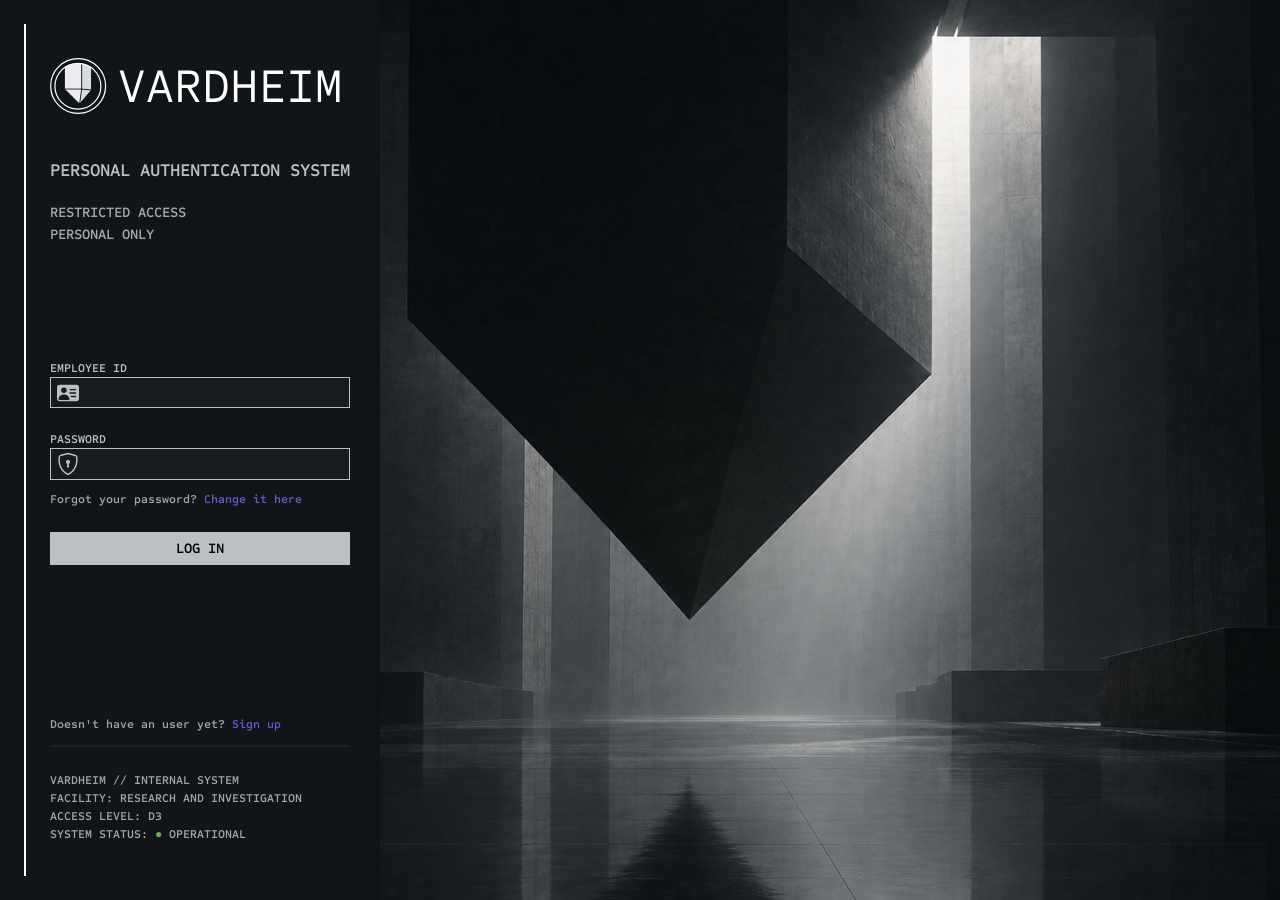
<file: index.html>
<!DOCTYPE html>
<html lang="en">
  <head>
    <meta charset="UTF-8" />
    <meta name="viewport" content="width=device-width, initial-scale=1.0" />

    <link rel="stylesheet" href="./styles.css" />
    <link rel="stylesheet" href="./styles/index_styles.css" />

    <link rel="icon" href="./assets/img/vardheim_isotipe.svg" />

    <script src="./scripts/users_managment.js" defer></script>
    <script src="./scripts/forms_managment.js" defer></script>

    <title>Log In</title>
  </head>

  <body>
    <main class="login-wrap">
      <section class="login-frame" aria-label="Login panel">
        <header class="info">
          <img
            class="vardheim-logo"
            src="./assets/img/vardheim_logo.svg"
            alt="Vardheim logo"
          />
          <h1>PERSONAL AUTHENTICATION SYSTEM</h1>
          <p>
            RESTRICTED ACCESS
            <br />
            PERSONAL ONLY
          </p>
        </header>

        <form action="#" method="post" novalidate>
          <fieldset>
          </fieldset>
        </form>

        <footer class="frame-footer">
          <p class="help-txt"></p>
          <p class="foot-txt">VARDHEIM // INTERNAL SYSTEM</p>
          <p class="foot-txt">FACILITY: RESEARCH AND INVESTIGATION</p>
          <p class="foot-txt">ACCESS LEVEL: D3</p>
          <p class="foot-txt">SYSTEM STATUS: <span class="status">●</span> OPERATIONAL</p>
        </footer>
      </section>
    </main>
  </body>
</html>
</file>
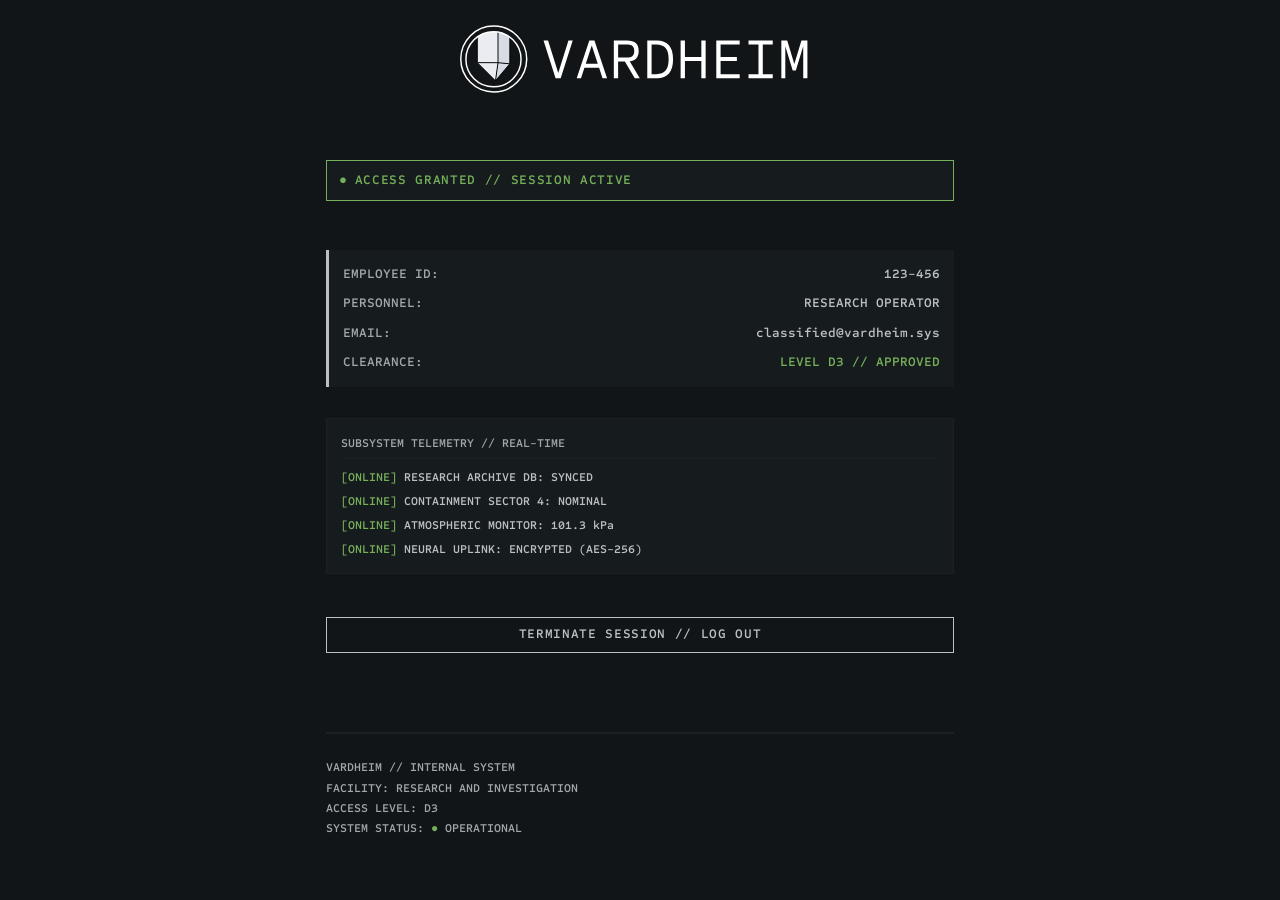
<file: dashboard.html>
<!DOCTYPE html>
<html lang="en">
  <head>
    <meta charset="UTF-8" />
    <meta name="viewport" content="width=device-width, initial-scale=1.0" />

    <link rel="stylesheet" href="./styles.css" />
    <link rel="stylesheet" href="./styles/dashboard_styles.css" />

    <link rel="icon" href="./assets/img/vardheim_isotipe.svg" />

    <title>Vardheim // System Terminal</title>
  </head>

  <body>
    <main>
        <header>
          <img
            class="vardheim-logo"
            src="./assets/img/vardheim_logo.svg"
            alt="Vardheim logo"
          />
        </header>


        <div class="auth-badge">
          <span class="status">●</span>
          <span>ACCESS GRANTED // SESSION ACTIVE</span>
        </div>


        <div class="employee-card">
          <div class="card-row">
            <span class="card-label">EMPLOYEE ID:</span>
            <span class="card-value" id="disp-id">123-456</span>
          </div>

          <div class="card-row">
            <span class="card-label">PERSONNEL:</span>
            <span class="card-value" id="disp-name">RESEARCH OPERATOR</span>
          </div>

          <div class="card-row">
            <span class="card-label">EMAIL:</span>
            <span class="card-value" id="disp-email">classified@vardheim.sys</span>
          </div>

          <div class="card-row">
            <span class="card-label">CLEARANCE:</span>
            <span class="card-value" style="color: var(--green);">LEVEL D3 // APPROVED</span>
          </div>
        </div>


        <div class="terminal-box">
          <p class="terminal-header">SUBSYSTEM TELEMETRY // REAL-TIME</p>
          <p class="terminal-line"><span class="term-ok">[ONLINE]</span> RESEARCH ARCHIVE DB: SYNCED</p>
          <p class="terminal-line"><span class="term-ok">[ONLINE]</span> CONTAINMENT SECTOR 4: NOMINAL</p>
          <p class="terminal-line"><span class="term-ok">[ONLINE]</span> ATMOSPHERIC MONITOR: 101.3 kPa</p>
          <p class="terminal-line"><span class="term-ok">[ONLINE]</span> NEURAL UPLINK: ENCRYPTED (AES-256)</p>
        </div>


        <button type="button" class="btn-logout" id="logout-btn">
          TERMINATE SESSION // LOG OUT
        </button>


        <footer class="frame-footer">
          <p class="foot-txt">VARDHEIM // INTERNAL SYSTEM</p>
          <p class="foot-txt">FACILITY: RESEARCH AND INVESTIGATION</p>
          <p class="foot-txt">ACCESS LEVEL: D3</p>
          <p class="foot-txt">SYSTEM STATUS: <span class="status">●</span> OPERATIONAL</p>
        </footer>

    </main>
  </body>
</html>
</file>
<file: styles.css>
/* GENERAL STYLES FOR HTML FILES */

/* ============================================================
   1. RESET
   ============================================================ */

* {
  box-sizing: border-box;
}

*::before,
*::after {
  box-sizing: border-box;
}

html,
body,
main,
section,
header,
footer,
form,
fieldset,
img,
input,
button,
p,
h1 {
  margin: 0;
  padding: 0;
}

@media (prefers-reduced-motion: no-preference) {
  html {
    interpolate-size: allow-keywords;
  }
}

body {
  line-height: 1.5;
  -webkit-font-smoothing: antialiased;
}

input,
button,
textarea,
select {
  font: inherit;
  border: 0;
}

p,
h1,
h2,
h3,
h4,
h5,
h6 {
  overflow-wrap: break-word;
}

p {
  text-wrap: pretty;
}

h1,
h2,
h3,
h4,
h5,
h6 {
  text-wrap: balance;
}

fieldset {
  padding: 0;
  border: 0;
}

/* ============================================================
   2. TYPOGRAPHY + VARIABLES
   ============================================================ */

@font-face {
  font-family: "SometypeMono";
  src: url("./assets/fonts/SometypeMono-SemiBold.ttf") format("truetype");
  font-style: normal;
}

:root {
  --dark: hsl(200, 15%, 8%);
  --dark2: hsl(200, 15%, 10%);
  --dark3: hsl(200, 15%, 12%);
  --main-txt: hsl(205, 5%, 75%);
  --second-txt: hsl(205, 5%, 65%);
  --border-soft: hsl(200, 20%, 7%);
  --green: hsl(100, 35%, 52%);
  --red: hsl(0, 65%, 45%);
  --font-main: "SometypeMono", sans-serif;
  font-size: 12px;
}

body {
  min-height: 100vh;
  display: flex;
  flex-direction: row;
  background-color: var(--dark);
  background-image: url("./assets/img/background.png");
  background-position: 0 60%;
  background-repeat: no-repeat;
  background-size: cover;
  color: var(--second-txt);
  font-family: var(--font-main);
}

/* ============================================================
   3. LAYOUT
   ============================================================ */

.login-wrap {
  display: flex;
  flex-direction: column;
  width: fit-content;
  padding: 2rem;
  border-right: 0.5rem solid var(--border-soft);
  background-color: var(--dark);
}

.login-frame {
  display: flex;
  flex-direction: column;
  justify-content: space-around;
  gap: 4rem;
  height: 100%;
  padding-left: 2rem;
  border-left: 0.2rem solid white;
}

.info {
  display: flex;
  flex-direction: column;
  gap: 1.5rem;
  width: fit-content;
}

.frame-footer p:nth-child(2) {
  margin-top: 1rem;
  padding-top: 2rem;
  border-top: 0.2rem solid var(--dark3);
}

.frame-footer p {
  font-size: 1rem;
}

.frame-footer {
  margin-top: 3rem;
}

/* ============================================================
   4. TYPOGRAPHY
   ============================================================ */

.vardheim-logo {
  width: 25rem;
  height: auto;
  justify-self: center;
  margin-bottom: 2rem;
}

h1 {
  font-size: 1.5rem;
  color: var(--main-txt);
}

p {
  font-size: 1.2rem;
  color: var(--second-txt);
}

.status {
  color: var(--green);
}
</file>
<file: styles/index_styles.css>
/* STYLES FOR THE INDEX.HTML FILE */

/* ============================================================
   INDEX STYLES — FORM
   ============================================================ */

form,
fieldset {
  display: flex;
  flex-direction: column;
}

label {
  color: var(--main-txt);
}

.login-form .form-row,
.recoverpass-form .form-row {
  display: flex;
  flex-direction: column;
  gap: 1.5rem;
}

.signup-form fieldset {
  gap: 1rem;
}

.form-field {
  display: flex;
  align-items: center;
  gap: 0.8rem;
  width: 100%;
  padding: 0.3rem 0.5rem;
  background-color: var(--dark2);
  border: 0.1rem solid var(--main-txt);
}

.field-icon {
  color: var(--main-txt);
  flex-shrink: 0;
}

input {
  width: 100%;
  height: auto;
  padding: 0;
  background-color: transparent;
  color: var(--main-txt);
  font-size: 1.1rem;
  font-family: sans-serif;
  caret-color: white;
}

input:focus {
  outline: none;
}


.form-field:has(input:user-invalid) {
  border: 0.1rem solid var(--red);

}

.form-field:has(input:user-invalid) svg {
    color: var(--red);
}

button[type="submit"],
.action-btn {
  margin-top: 2rem;
  padding: 0.5rem;
  background-color: var(--main-txt);
  cursor: pointer;
  font-size: 1.2rem;
}

button[type="submit"]:hover,
.action-btn:hover {
    filter: brightness(90%);
}


/* ============================================================
   INDEX STYLES — TYPOGRAPHY
   ============================================================ */

a {
  color: slateblue;
  text-decoration: none;
  cursor: pointer;
}

a:hover {
  filter: brightness(130%);
  text-decoration: underline;
}

.help-txt {
  font-size: 1rem;
}

.forgot-pass {
  margin-top: 0.5rem;
}

.error-msg {
  color: var(--red);
  font-size: 1rem;
  margin-top: 0.35rem;
  width: 0;         
  min-width: 100%;   
  overflow-wrap: anywhere; 
}

.signup-success {
  display: flex;
  flex-direction: column;
  gap: 1.2rem;
  padding: 1.5rem 1rem;
  background-color: var(--dark2);
  border: 0.1rem solid var(--green);
  text-align: center;
}

.signup-success p {
  color: var(--green);
  font-size: 1.2rem;
  letter-spacing: 0.05em;
}

.signup-success strong {
  color: var(--green);
  font-weight: bold;
}

.signup-success .success-title {
  font-size: 1.3rem;
  font-weight: bold;
  border-bottom: 0.1rem solid var(--green);
  padding-bottom: 0.8rem;
}


/* ============================================================
   INDEX STYLES — UTILITIES
   ============================================================ */

.bg-img {
  width: 100%;
  height: auto;
}

@media (min-width: 480px) {
  .signup-form .form-row {
    display: flex;
    flex-direction: row;
    gap: 1.5rem;
  }
}

@media (max-width: 480px) {
  body {
    background-image: none;
    background-color: var(--dark);
  }

  .login-wrap {
    border: none;
    width:100%;
  }

  .vardheim-logo {
    width: 100%;
    height: auto;
  }

  .signup-form .form-row {
    display: flex;
    flex-direction: column;
    gap: 0.5rem;
  }

  .signup-form fieldset {
    gap: 3rem;
  }

  .login-form  fieldset {
    gap: 1rem;
  }

  .recoverpass-form button[type="submit"] {
    margin-top: 3rem;
  }
}
</file>
<file: styles/dashboard_styles.css>
/* STYLES FOR THE DASHBOARD.HTML FILE */

/* ============================================================
   DASHBOARD STYLES — TERMINAL
   ============================================================ */

body {
  background-color: var(--dark);
  background-image: none;

  padding: 1rem;
  display: flex;
  flex-direction: column;
  align-items: center;
  gap: 1.5rem;
}

main {
  min-width: 80%;
  display: flex;
  flex-direction: column;
  gap: 2.6rem;
  padding: 0 15%;
}

header {
  align-self: center;
  padding: 1rem;
}

.vardheim-logo {
  margin: 0 !important;
  width: 30rem !important;
}

.auth-badge {
  display: flex;
  align-items: center;
  gap: 0.6rem;
  padding: 0.8rem 1rem;
  background-color: var(--dark2);
  border: 0.1rem solid var(--green);
  color: var(--green);
  font-size: 1.1rem;
  letter-spacing: 0.05em;
  margin: 1.5rem 0 1.5rem 0;
}

.employee-card {
  display: flex;
  flex-direction: column;
  gap: 0.8rem;
  padding: 1.2rem;
  background-color: var(--dark2);
  border-left: 0.3rem solid var(--main-txt);
}

.employee-card .card-row {
  display: flex;
  justify-content: space-between;
}

.employee-card .card-label {
  color: var(--second-txt);
  font-size: 1.1rem;
}

.employee-card .card-value {
  color: var(--main-txt);
  font-weight: bold;
  font-size: 1.1rem;
}

.terminal-box {
  display: flex;
  flex-direction: column;
  gap: 0.6rem;
  padding: 1.2rem;
  background-color: var(--dark2);
  border: 0.1rem solid var(--dark3);
  font-family: var(--font-main);
}

.terminal-header {
  color: var(--second-txt);
  font-size: 1rem;
  border-bottom: 0.1rem solid var(--dark3);
  padding-bottom: 0.5rem;
  margin-bottom: 0.3rem;
}

.terminal-line {
  color: var(--main-txt);
  font-size: 1rem;
  line-height: 1.4;
}

.terminal-line .term-ok {
  color: var(--green);
}

.btn-logout {
  width: 100%;
  margin-top: 1rem;
  padding: 0.6rem;
  background-color: transparent;
  color: var(--main-txt);
  border: 0.1rem solid var(--main-txt);
  cursor: pointer;
  font-size: 1.1rem;
  letter-spacing: 0.05em;
  transition: all 0.2s ease;
}

.btn-logout:hover {
  background-color: var(--red);
  border-color: var(--red);
  color: white;
}

.frame-footer {
  display: flex;
  flex-direction: column;
  gap: 0.2rem;
}

.frame-footer p:nth-child(1) {
    margin-top: 1rem;
    padding-top: 2rem;
    border-top: 0.2rem solid var(--dark3);
}

.frame-footer p:nth-child(2) {
    margin-top: 0;
    padding-top: 0;
    border-top: 0;
}

@media (max-width: 480px) {

  main {
    width: 100%;
    min-width: 0;
    gap: 1.5rem;
  }

  header {
    width: 100%;
    padding: 0.5rem;
  }

  .vardheim-logo {
    width: 100% !important;
    height: auto;
  }

  main > * {
    min-width: 0;
    max-width: 100%;
  }
  
  .card-row {
    display: flex; 
    flex-direction: column;
    gap: 0;
  }

  .employee-card .card-value,
  .terminal-line {
    overflow-wrap: anywhere;
  }

  .btn-logout {
    font-size: 1rem;
  }
}
</file>
